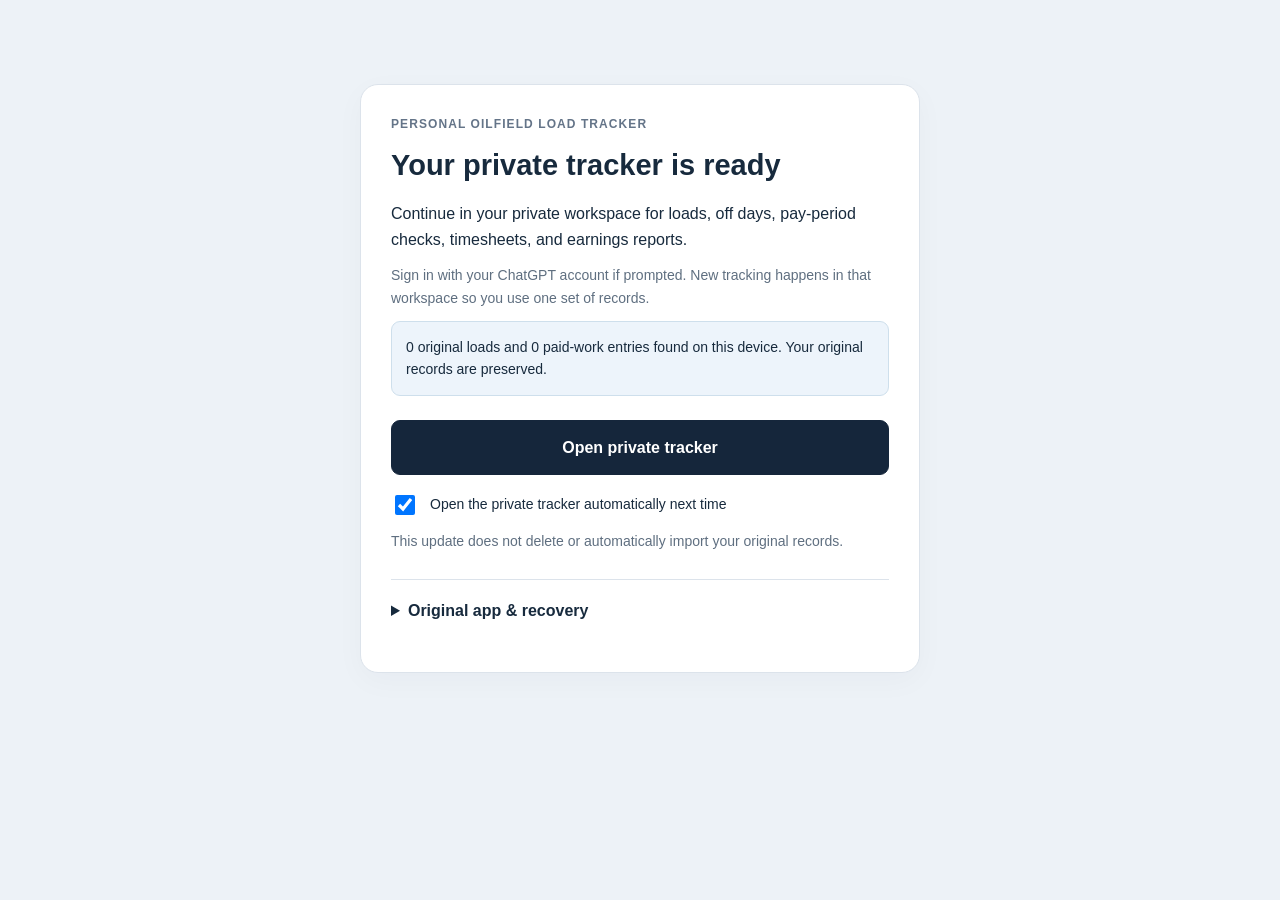
<file: index.html>
<!doctype html>
<html lang="en"><head><meta charset="utf-8"><meta name="viewport" content="width=device-width,initial-scale=1,viewport-fit=cover"><meta name="theme-color" content="#15263b"><meta name="robots" content="noindex,nofollow"><title>Personal Oilfield Load Tracker</title><link rel="manifest" href="manifest.json?v=1.24.7"><link rel="icon" href="icons/icon.svg"><link rel="apple-touch-icon" href="icons/icon-192.png"><script src="private-tracker-entry.js?v=1" defer></script><style>
*{box-sizing:border-box}body{margin:0;background:#edf2f7;color:#172a3d;font:16px/1.6 -apple-system,BlinkMacSystemFont,"Segoe UI",sans-serif}main{max-width:620px;margin:6vh auto;padding:30px}article{background:#fff;border:1px solid #dce3eb;border-radius:18px;padding:30px;box-shadow:0 8px 30px #172a3d08}.eyebrow{font-size:12px;font-weight:750;letter-spacing:.09em;color:#647488}h1{font-size:29px;line-height:1.2;margin:14px 0 18px}p{margin:12px 0}.button{display:block;width:100%;padding:14px 18px;min-height:48px;border:1px solid #bdcbd9;border-radius:9px;background:#fff;color:#243e59;font:inherit;font-weight:650;text-align:center;text-decoration:none;cursor:pointer}.primary{background:#15263b;color:white;border-color:#15263b;margin-top:24px}.checkbox{display:flex;gap:12px;align-items:flex-start;margin-top:18px;font-size:14px}.checkbox input{width:20px;height:20px;flex-shrink:0;margin-top:2px}.note{color:#5f6f80;font-size:14px}.status{padding:14px;background:#edf4fb;border:1px solid #cedfec;border-radius:9px;font-size:14px}details{border-top:1px solid #dce3eb;margin-top:26px;padding-top:18px}summary{font-weight:650;cursor:pointer;min-height:44px}details .button{margin-top:12px}button:disabled{opacity:.5;cursor:default}:focus-visible{outline:3px solid #df9b43;outline-offset:3px}@media(max-width:500px){main{margin:0 auto;padding:20px 14px}article{padding:24px 19px}h1{font-size:26px}}
</style></head><body><main><article><div class="eyebrow">PERSONAL OILFIELD LOAD TRACKER</div><h1>Your private tracker is ready</h1><p>Continue in your private workspace for loads, off days, pay-period checks, timesheets, and earnings reports.</p><p class="note">Sign in with your ChatGPT account if prompted. New tracking happens in that workspace so you use one set of records.</p><p id="device-status" class="status" role="status">Your original records stay on this device and in the original app.</p><a id="open-private" class="button primary" href="https://oilfield-redesign-preview.arrondkirkwood.chatgpt.site">Open private tracker</a><label class="checkbox"><input id="remember-private" type="checkbox" checked><span>Open the private tracker automatically next time</span></label><p id="launch-status" class="note" aria-live="polite">This update does not delete or automatically import your original records.</p><details><summary>Original app & recovery</summary><p class="note">Use these options if you need to recover or export entries from the original app. Its records are separate from the private tracker.</p><button id="export-original" class="button" type="button" disabled>Download original device backup</button><a class="button" href="legacy.html">Open original app for recovery</a><p class="note">If you entered loads in the original app after your last transfer, export a backup there and import it in the private tracker under More.</p></details><noscript><p>The Open private tracker link works with JavaScript disabled. Open the original app to export a recovery backup.</p></noscript></article></main></body></html>
</file>
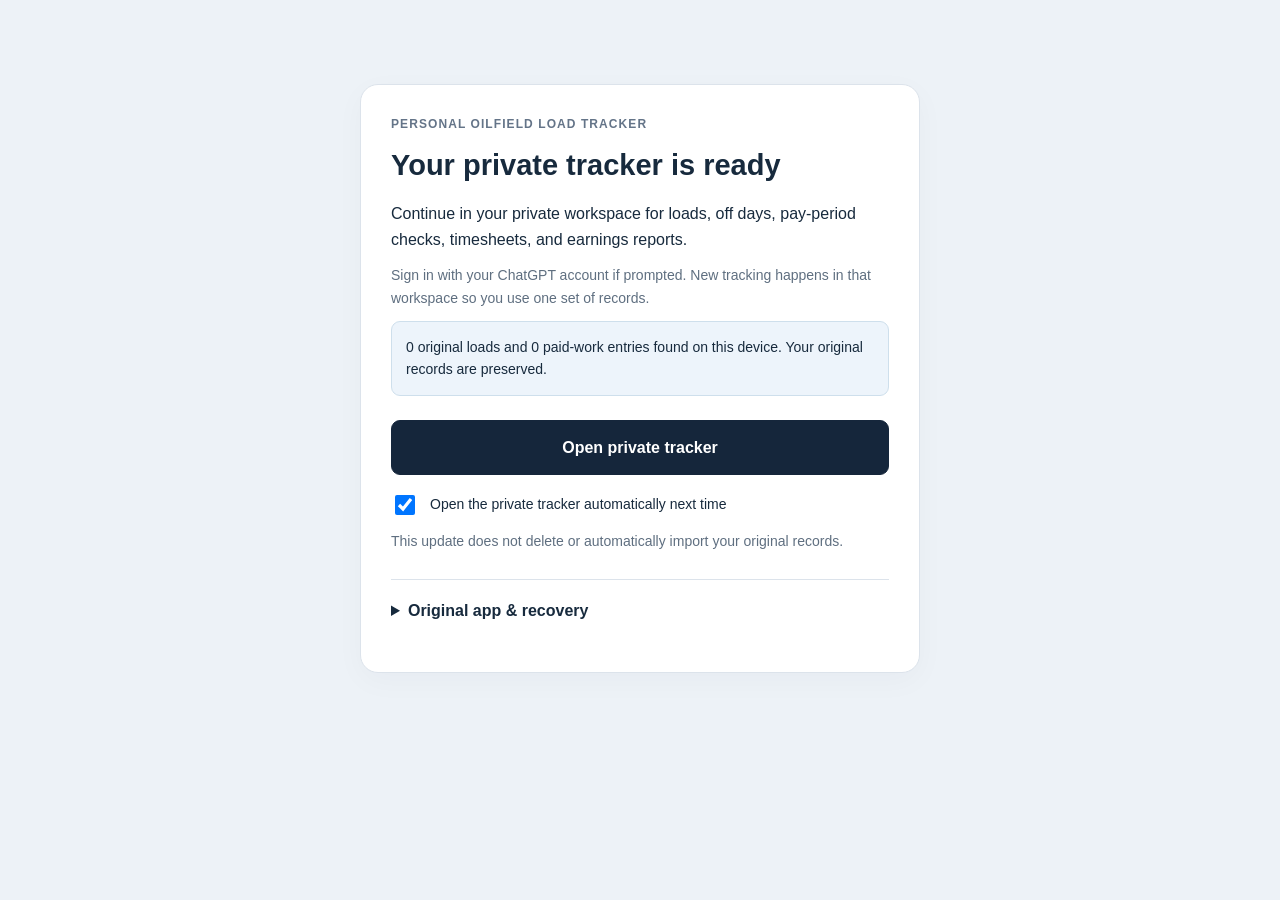
<file: repair.html>
<!DOCTYPE html>
<html lang="en">
<head>
  <meta charset="UTF-8">
  <meta name="viewport" content="width=device-width, initial-scale=1.0, viewport-fit=cover">
  <title>Refresh Oilfield Load &amp; Workday Tracker</title>
  <meta name="theme-color" content="#12343b">
  <meta http-equiv="Cache-Control" content="no-cache">
  <style>
    :root {
      color-scheme: light;
      --accent: #12343b;
      --accent-soft: #e4eef0;
      --text: #172226;
      --muted: #617177;
      --line: #d8e0e3;
      --surface: #ffffff;
      --page: #eef2f4;
    }

    * {
      box-sizing: border-box;
    }

    body {
      min-height: 100vh;
      margin: 0;
      display: grid;
      place-items: center;
      padding: 24px;
      background: var(--page);
      color: var(--text);
      font-family: Inter, ui-sans-serif, system-ui, -apple-system, BlinkMacSystemFont, "Segoe UI", sans-serif;
    }

    main {
      width: min(100%, 420px);
      padding: 20px;
      border: 1px solid var(--line);
      border-radius: 12px;
      background: var(--surface);
      box-shadow: 0 16px 40px rgba(18, 52, 59, 0.08);
    }

    h1 {
      margin: 0 0 8px;
      font-size: 1.3rem;
      line-height: 1.2;
    }

    p {
      margin: 0 0 14px;
      color: var(--muted);
      line-height: 1.5;
    }

    button,
    a {
      min-height: 44px;
      width: 100%;
      display: inline-flex;
      align-items: center;
      justify-content: center;
      border-radius: 8px;
      font: inherit;
      font-weight: 800;
      text-decoration: none;
    }

    button {
      border: 0;
      color: #ffffff;
      background: var(--accent);
    }

    a {
      margin-top: 10px;
      border: 1px solid var(--line);
      color: var(--accent);
      background: var(--accent-soft);
    }

    .status {
      min-height: 24px;
      margin-top: 14px;
      font-size: 0.92rem;
      color: var(--text);
    }
  </style>
</head>
<body>
  <main>
    <h1>Refreshing app files</h1>
    <p>This refreshes the installed app screen without clearing saved loads, settings, Firebase records, or offline data.</p>
    <button id="repair-button" type="button">Refresh App Files</button>
    <a href="index.html?v=1.24.6">Open Tracker</a>
    <p class="status" id="repair-status" aria-live="polite">Starting safe refresh...</p>
  </main>

  <script>
    (function () {
      var appVersion = '1.24.6';
      var cachePrefix = 'personal-oilfield-load-tracker-';
      var status = document.getElementById('repair-status');
      var button = document.getElementById('repair-button');

      function setStatus(message) {
        if (status) {
          status.textContent = message;
        }
      }

      function clearAppFileCaches() {
        if (!window.caches || !caches.keys) {
          return Promise.resolve();
        }

        return caches.keys().then(function (cacheNames) {
          return Promise.all(cacheNames
            .filter(function (cacheName) {
              return cacheName.indexOf(cachePrefix) === 0;
            })
            .map(function (cacheName) {
              return caches.delete(cacheName);
            }));
        });
      }

      function unregisterServiceWorkers() {
        if (!navigator.serviceWorker || !navigator.serviceWorker.getRegistrations) {
          return Promise.resolve();
        }

        return navigator.serviceWorker.getRegistrations().then(function (registrations) {
          return Promise.all(registrations.map(function (registration) {
            return registration.unregister().catch(function () {
              return false;
            });
          }));
        });
      }

      function refreshAppFiles() {
        if (button) {
          button.disabled = true;
        }

        setStatus('Refreshing app files only...');

        return clearAppFileCaches()
          .then(unregisterServiceWorkers)
          .then(function () {
            setStatus('Done. Opening the updated tracker...');
            window.location.replace('index.html?v=' + appVersion + '&refreshed=' + Date.now());
          })
          .catch(function () {
            setStatus('Opening the updated tracker...');
            window.location.replace('index.html?v=' + appVersion + '&refreshed=' + Date.now());
          });
      }

      if (button) {
        button.addEventListener('click', refreshAppFiles);
      }

      window.setTimeout(refreshAppFiles, 400);
    }());
  </script>
</body>
</html>
</file>
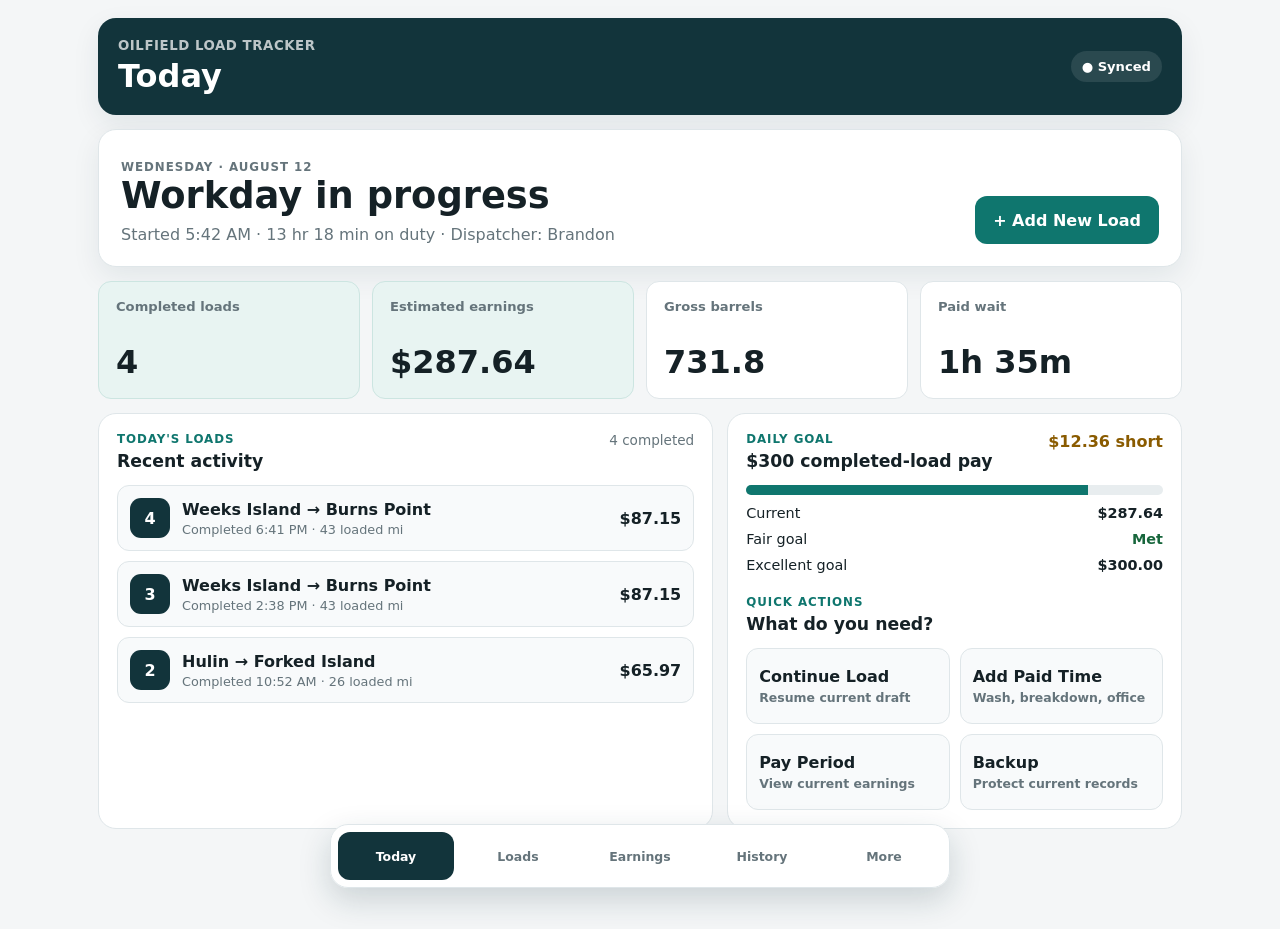
<file: prototype/dashboard-preview.html>
<!doctype html>
<html lang="en">
<head>
  <meta charset="utf-8">
  <meta name="viewport" content="width=device-width, initial-scale=1">
  <title>Load Tracker Dashboard Preview</title>
  <link rel="stylesheet" href="dashboard-preview.css">
</head>
<body>
  <main class="shell">
    <header class="topbar">
      <div>
        <small>Oilfield Load Tracker</small>
        <h1>Today</h1>
      </div>
      <span class="sync">● Synced</span>
    </header>

    <section class="hero">
      <div>
        <p class="eyebrow">Wednesday · August 12</p>
        <h2>Workday in progress</h2>
        <p>Started 5:42 AM · 13 hr 18 min on duty · Dispatcher: Brandon</p>
      </div>
      <button class="primary" type="button">+ Add New Load</button>
    </section>

    <section class="metrics" aria-label="Today summary">
      <article class="metric featured"><span>Completed loads</span><strong>4</strong></article>
      <article class="metric featured"><span>Estimated earnings</span><strong>$287.64</strong></article>
      <article class="metric"><span>Gross barrels</span><strong>731.8</strong></article>
      <article class="metric"><span>Paid wait</span><strong>1h 35m</strong></article>
    </section>

    <section class="grid">
      <article class="card">
        <div class="card-head">
          <div>
            <p class="eyebrow">Today's Loads</p>
            <h3>Recent activity</h3>
          </div>
          <span class="subtle">4 completed</span>
        </div>
        <div class="load-list">
          <div class="load">
            <div class="load-no">4</div>
            <div class="route"><strong>Weeks Island → Burns Point</strong><span>Completed 6:41 PM · 43 loaded mi</span></div>
            <div class="pay">$87.15</div>
          </div>
          <div class="load">
            <div class="load-no">3</div>
            <div class="route"><strong>Weeks Island → Burns Point</strong><span>Completed 2:38 PM · 43 loaded mi</span></div>
            <div class="pay">$87.15</div>
          </div>
          <div class="load">
            <div class="load-no">2</div>
            <div class="route"><strong>Hulin → Forked Island</strong><span>Completed 10:52 AM · 26 loaded mi</span></div>
            <div class="pay">$65.97</div>
          </div>
        </div>
      </article>

      <aside class="card">
        <div class="card-head">
          <div>
            <p class="eyebrow">Daily Goal</p>
            <h3>$300 completed-load pay</h3>
          </div>
          <strong class="status-warn">$12.36 short</strong>
        </div>
        <div class="progress" aria-label="82 percent of daily goal"><span></span></div>
        <div class="goal-row"><span>Current</span><strong>$287.64</strong></div>
        <div class="goal-row"><span>Fair goal</span><strong class="status-good">Met</strong></div>
        <div class="goal-row"><span>Excellent goal</span><strong>$300.00</strong></div>

        <div class="card-head" style="margin-top:22px">
          <div>
            <p class="eyebrow">Quick Actions</p>
            <h3>What do you need?</h3>
          </div>
        </div>
        <div class="quick-actions">
          <button class="quick" type="button">Continue Load<span>Resume current draft</span></button>
          <button class="quick" type="button">Add Paid Time<span>Wash, breakdown, office</span></button>
          <button class="quick" type="button">Pay Period<span>View current earnings</span></button>
          <button class="quick" type="button">Backup<span>Protect current records</span></button>
        </div>
      </aside>
    </section>
  </main>

  <nav class="mobile-nav" aria-label="Primary navigation preview">
    <button class="active" type="button">Today</button>
    <button type="button">Loads</button>
    <button type="button">Earnings</button>
    <button type="button">History</button>
    <button type="button">More</button>
  </nav>
</body>
</html>
</file>
<file: prototype/dashboard-preview.css>
:root {
  color-scheme: light;
  --bg: #f4f6f7;
  --surface: #ffffff;
  --surface-2: #f8fafb;
  --text: #152126;
  --muted: #65747b;
  --line: #dfe6e9;
  --brand: #12343b;
  --brand-2: #0f766e;
  --brand-soft: #e8f4f2;
  --good: #17663c;
  --warn: #8a5b00;
  --radius-lg: 18px;
  --radius-md: 13px;
  --shadow: 0 10px 28px rgba(18, 52, 59, .08);
}

* { box-sizing: border-box; }
body {
  margin: 0;
  min-height: 100vh;
  font-family: Inter, ui-sans-serif, system-ui, -apple-system, BlinkMacSystemFont, "Segoe UI", sans-serif;
  background: var(--bg);
  color: var(--text);
}
button, input { font: inherit; }
.shell { width: min(100%, 1120px); margin: 0 auto; padding: 18px 18px 100px; }
.topbar {
  display: flex;
  justify-content: space-between;
  align-items: center;
  gap: 16px;
  padding: 20px;
  border-radius: var(--radius-lg);
  background: var(--brand);
  color: white;
  box-shadow: var(--shadow);
}
.topbar small { display: block; opacity: .72; font-weight: 700; letter-spacing: .04em; text-transform: uppercase; }
.topbar h1 { margin: 4px 0 0; font-size: clamp(1.35rem, 3vw, 2rem); }
.sync { padding: 8px 11px; border-radius: 999px; background: rgba(255,255,255,.1); font-size: .82rem; font-weight: 800; white-space: nowrap; }
.hero {
  display: grid;
  grid-template-columns: minmax(0, 1fr) auto;
  gap: 16px;
  align-items: end;
  margin-top: 14px;
  padding: 22px;
  border: 1px solid var(--line);
  border-radius: var(--radius-lg);
  background: var(--surface);
  box-shadow: var(--shadow);
}
.eyebrow { margin: 0 0 5px; color: var(--brand-2); font-weight: 850; font-size: .74rem; text-transform: uppercase; letter-spacing: .08em; }
.hero h2 { margin: 0; font-size: clamp(1.5rem, 4vw, 2.3rem); }
.hero p { margin: 8px 0 0; color: var(--muted); }
.primary {
  min-height: 48px;
  padding: 0 18px;
  border: 0;
  border-radius: 12px;
  background: var(--brand-2);
  color: white;
  font-weight: 850;
}
.metrics {
  display: grid;
  grid-template-columns: repeat(4, minmax(0, 1fr));
  gap: 12px;
  margin-top: 14px;
}
.metric {
  min-height: 118px;
  display: grid;
  align-content: space-between;
  gap: 12px;
  padding: 17px;
  border: 1px solid var(--line);
  border-radius: var(--radius-md);
  background: var(--surface);
}
.metric span { color: var(--muted); font-size: .82rem; font-weight: 750; }
.metric strong { font-size: clamp(1.35rem, 3vw, 2rem); }
.metric.featured { background: var(--brand-soft); border-color: #cce5e1; }
.grid {
  display: grid;
  grid-template-columns: minmax(0, 1.15fr) minmax(300px, .85fr);
  gap: 14px;
  margin-top: 14px;
}
.card {
  padding: 18px;
  border: 1px solid var(--line);
  border-radius: var(--radius-lg);
  background: var(--surface);
}
.card-head { display: flex; align-items: start; justify-content: space-between; gap: 12px; margin-bottom: 14px; }
.card h3 { margin: 0; font-size: 1.08rem; }
.subtle { color: var(--muted); font-size: .85rem; }
.progress { height: 10px; overflow: hidden; border-radius: 999px; background: #e8edef; }
.progress > span { display: block; width: 82%; height: 100%; background: var(--brand-2); }
.goal-row { display: flex; justify-content: space-between; gap: 12px; margin-top: 10px; font-size: .9rem; }
.load-list { display: grid; gap: 10px; }
.load {
  display: grid;
  grid-template-columns: auto minmax(0, 1fr) auto;
  gap: 12px;
  align-items: center;
  padding: 12px;
  border-radius: 12px;
  background: var(--surface-2);
  border: 1px solid var(--line);
}
.load-no { width: 40px; height: 40px; display: grid; place-items: center; border-radius: 11px; background: var(--brand); color: white; font-weight: 900; }
.route strong, .route span { display: block; }
.route span { margin-top: 3px; color: var(--muted); font-size: .8rem; }
.pay { font-weight: 900; }
.quick-actions { display: grid; grid-template-columns: repeat(2, minmax(0,1fr)); gap: 10px; }
.quick {
  min-height: 76px;
  padding: 12px;
  text-align: left;
  border: 1px solid var(--line);
  border-radius: 12px;
  background: var(--surface-2);
  color: var(--text);
  font-weight: 800;
}
.quick span { display: block; margin-top: 4px; color: var(--muted); font-weight: 650; font-size: .78rem; }
.mobile-nav {
  position: fixed;
  left: 50%;
  bottom: 12px;
  transform: translateX(-50%);
  z-index: 10;
  width: min(calc(100% - 24px), 620px);
  display: grid;
  grid-template-columns: repeat(5, 1fr);
  gap: 6px;
  padding: 7px;
  border: 1px solid var(--line);
  border-radius: 18px;
  background: rgba(255,255,255,.96);
  box-shadow: 0 12px 32px rgba(18, 52, 59, .18);
  backdrop-filter: blur(14px);
}
.mobile-nav button { min-height: 48px; border: 0; border-radius: 12px; background: transparent; color: var(--muted); font-size: .78rem; font-weight: 850; }
.mobile-nav button.active { background: var(--brand); color: white; }
.status-good { color: var(--good); }
.status-warn { color: var(--warn); }

@media (max-width: 760px) {
  .shell { padding: 12px 12px 96px; }
  .topbar { padding: 16px; border-radius: 16px; }
  .hero { grid-template-columns: 1fr; padding: 17px; }
  .primary { width: 100%; }
  .metrics { grid-template-columns: repeat(2, minmax(0, 1fr)); }
  .metric { min-height: 102px; padding: 14px; }
  .grid { grid-template-columns: 1fr; }
  .card { padding: 15px; border-radius: 16px; }
}

@media (max-width: 390px) {
  .metrics { grid-template-columns: 1fr 1fr; gap: 8px; }
  .metric { min-height: 94px; padding: 12px; }
  .load { grid-template-columns: auto 1fr; }
  .pay { grid-column: 2; }
  .mobile-nav button { font-size: .7rem; }
}
</file>
